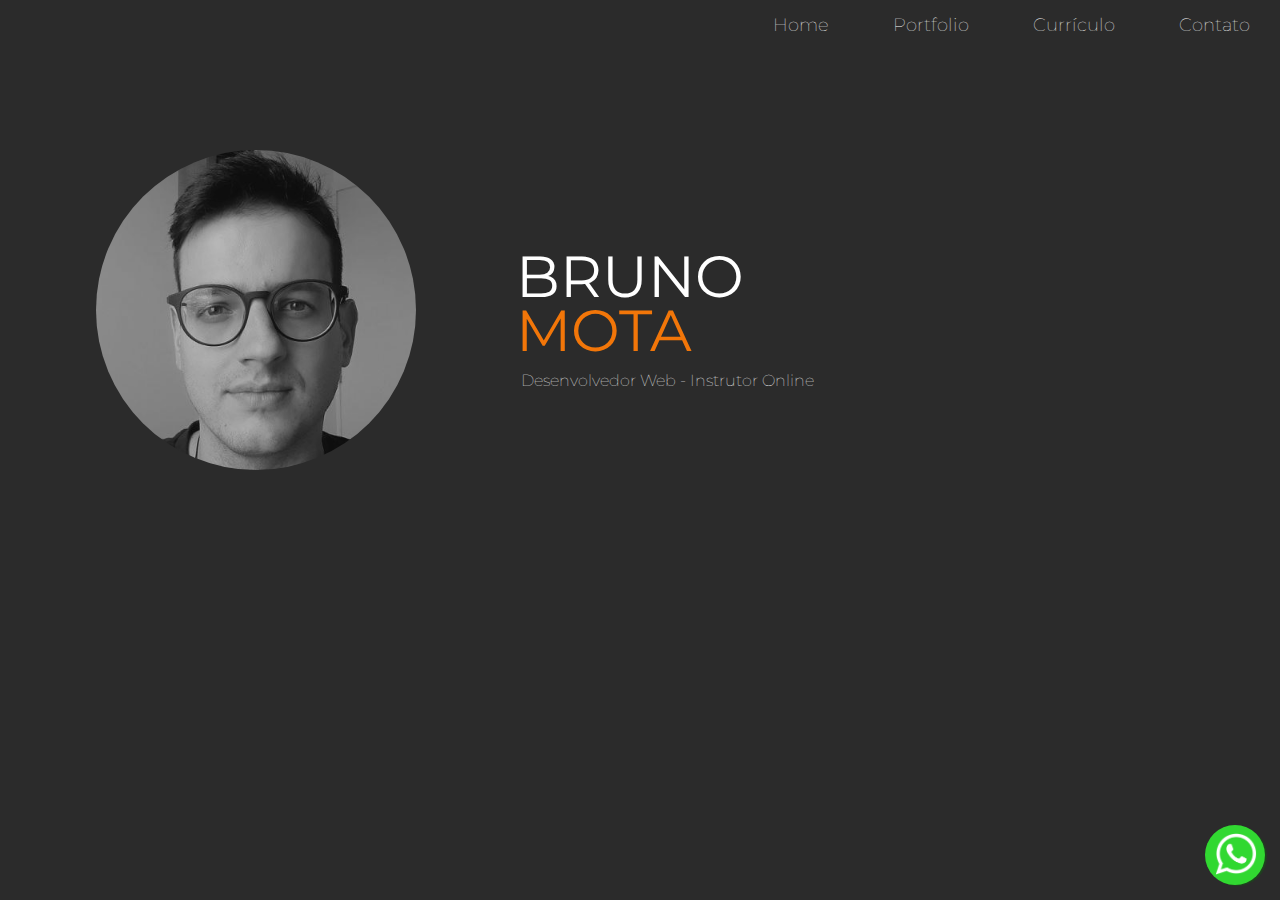
<file: docs/index.html>
<!DOCTYPE html>

<html>
  <head>
    <meta charset="utf-8" />
    <meta name="viewport" content="width=device-width, inital-scale=1.0" />

    <link rel="stylesheet" href="css/styles.css" />
    <link
      href="https://fonts.googleapis.com/css?family=Montserrat:100,400"
      rel="stylesheet"
    />
    <link rel="icon" type="image/x-icon" href="./img/favicon.ico">

    <script type="text/javascript" src="./js/scripts.js"></script>

    <title>Bruno Mota - Portfolio Online</title>
  </head>

  <body>
    <div id="navigation" class="navigation">
      <ul>
        <li><a href="index.html">Home</a></li>
        <li><a href="portfolio.html">Portfolio</a></li>
        <li><a href="curriculo.html">Currículo</a></li>
        <li><a href="contato.html">Contato</a></li>
        <li id="threeline-icon" class="threeline-icon" onclick="openNav()">
          &#9776;
        </li>
      </ul>
    </div>

    <div class="capa">
      <div class="profile-pic">
        <img src="img/bruno-profile.jpg" alt="Foto de Bruno Mota" />
      </div>

      <div class="profile-title">
        <h1>Bruno <span>Mota</span></h1>
        <h2>Desenvolvedor Web - Instrutor Online</h2>
      </div>
    </div>

    <div id="whatswidget-pre-wrapper" class="">
      <div
        id="whatswidget-widget-wrapper"
        class="whatswidget-widget-wrapper"
        style="all: revert"
      >
        <div
          id="whatswidget-conversation"
          class="whatswidget-conversation"
          style="
            color: revert;
            font: revert;
            font-feature-settings: revert;
            font-kerning: revert;
            font-optical-sizing: revert;
            font-synthesis: revert;
            font-variation-settings: revert;
            forced-color-adjust: revert;
            text-orientation: revert;
            text-rendering: revert;
            -webkit-font-smoothing: revert;
            -webkit-locale: revert;
            -webkit-text-orientation: revert;
            -webkit-writing-mode: revert;
            writing-mode: revert;
            zoom: revert;
            accent-color: revert;
            place-content: revert;
            place-items: revert;
            place-self: revert;
            alignment-baseline: revert;
            animation: revert;
            app-region: revert;
            appearance: revert;
            aspect-ratio: revert;
            backdrop-filter: revert;
            backface-visibility: revert;
            background: revert;
            background-blend-mode: revert;
            baseline-shift: revert;
            block-size: revert;
            border-block: revert;
            border: revert;
            border-radius: revert;
            border-collapse: revert;
            border-end-end-radius: revert;
            border-end-start-radius: revert;
            border-inline: revert;
            border-start-end-radius: revert;
            border-start-start-radius: revert;
            inset: revert;
            box-shadow: revert;
            box-sizing: revert;
            break-after: revert;
            break-before: revert;
            break-inside: revert;
            buffered-rendering: revert;
            caption-side: revert;
            caret-color: revert;
            clear: revert;
            clip: revert;
            clip-path: revert;
            clip-rule: revert;
            color-interpolation: revert;
            color-interpolation-filters: revert;
            color-rendering: revert;
            color-scheme: revert;
            columns: revert;
            column-fill: revert;
            gap: revert;
            column-rule: revert;
            column-span: revert;
            contain: revert;
            contain-intrinsic-block-size: revert;
            contain-intrinsic-size: revert;
            contain-intrinsic-inline-size: revert;
            content: revert;
            content-visibility: revert;
            counter-increment: revert;
            counter-reset: revert;
            counter-set: revert;
            cursor: revert;
            cx: revert;
            cy: revert;
            d: revert;
            display: none;
            dominant-baseline: revert;
            empty-cells: revert;
            fill: revert;
            fill-opacity: revert;
            fill-rule: revert;
            filter: revert;
            flex: revert;
            flex-flow: revert;
            float: revert;
            flood-color: revert;
            flood-opacity: revert;
            grid: revert;
            grid-area: revert;
            height: revert;
            hyphens: revert;
            image-orientation: revert;
            image-rendering: revert;
            inline-size: revert;
            inset-block: revert;
            inset-inline: revert;
            isolation: revert;
            letter-spacing: revert;
            lighting-color: revert;
            line-break: revert;
            list-style: revert;
            margin-block: revert;
            margin: revert;
            margin-inline: revert;
            marker: revert;
            mask: revert;
            mask-type: revert;
            max-block-size: revert;
            max-height: revert;
            max-inline-size: revert;
            max-width: revert;
            min-block-size: revert;
            min-height: revert;
            min-inline-size: revert;
            min-width: revert;
            mix-blend-mode: revert;
            object-fit: revert;
            object-position: revert;
            offset: revert;
            opacity: 0;
            order: revert;
            origin-trial-test-property: revert;
            orphans: revert;
            outline: revert;
            outline-offset: revert;
            overflow-anchor: revert;
            overflow-clip-margin: revert;
            overflow-wrap: revert;
            overflow: revert;
            overscroll-behavior-block: revert;
            overscroll-behavior-inline: revert;
            overscroll-behavior: revert;
            padding-block: revert;
            padding: revert;
            padding-inline: revert;
            page: revert;
            page-orientation: revert;
            paint-order: revert;
            perspective: revert;
            perspective-origin: revert;
            pointer-events: revert;
            position: revert;
            quotes: revert;
            r: revert;
            resize: revert;
            ruby-position: revert;
            rx: revert;
            ry: revert;
            scroll-behavior: revert;
            scroll-margin-block: revert;
            scroll-margin: revert;
            scroll-margin-inline: revert;
            scroll-padding-block: revert;
            scroll-padding: revert;
            scroll-padding-inline: revert;
            scroll-snap-align: revert;
            scroll-snap-stop: revert;
            scroll-snap-type: revert;
            scrollbar-gutter: revert;
            shape-image-threshold: revert;
            shape-margin: revert;
            shape-outside: revert;
            shape-rendering: revert;
            size: revert;
            speak: revert;
            stop-color: revert;
            stop-opacity: revert;
            stroke: revert;
            stroke-dasharray: revert;
            stroke-dashoffset: revert;
            stroke-linecap: revert;
            stroke-linejoin: revert;
            stroke-miterlimit: revert;
            stroke-opacity: revert;
            stroke-width: revert;
            tab-size: revert;
            table-layout: revert;
            text-align: revert;
            text-align-last: revert;
            text-anchor: revert;
            text-combine-upright: revert;
            text-decoration: revert;
            text-decoration-skip-ink: revert;
            text-emphasis: revert;
            text-emphasis-position: revert;
            text-indent: revert;
            text-overflow: revert;
            text-shadow: revert;
            text-size-adjust: revert;
            text-transform: revert;
            text-underline-offset: revert;
            text-underline-position: revert;
            touch-action: revert;
            transform: revert;
            transform-box: revert;
            transform-origin: revert;
            transform-style: revert;
            transition: revert;
            user-select: revert;
            vector-effect: revert;
            vertical-align: revert;
            visibility: revert;
            border-spacing: revert;
            -webkit-border-image: revert;
            -webkit-box-align: revert;
            -webkit-box-decoration-break: revert;
            -webkit-box-direction: revert;
            -webkit-box-flex: revert;
            -webkit-box-ordinal-group: revert;
            -webkit-box-orient: revert;
            -webkit-box-pack: revert;
            -webkit-box-reflect: revert;
            -webkit-highlight: revert;
            -webkit-hyphenate-character: revert;
            -webkit-line-break: revert;
            -webkit-line-clamp: revert;
            -webkit-mask-box-image: revert;
            -webkit-mask: revert;
            -webkit-mask-composite: revert;
            -webkit-perspective-origin-x: revert;
            -webkit-perspective-origin-y: revert;
            -webkit-print-color-adjust: revert;
            -webkit-rtl-ordering: revert;
            -webkit-ruby-position: revert;
            -webkit-tap-highlight-color: revert;
            -webkit-text-combine: revert;
            -webkit-text-decorations-in-effect: revert;
            -webkit-text-fill-color: revert;
            -webkit-text-security: revert;
            -webkit-text-stroke: revert;
            -webkit-transform-origin-x: revert;
            -webkit-transform-origin-y: revert;
            -webkit-transform-origin-z: revert;
            -webkit-user-drag: revert;
            -webkit-user-modify: revert;
            white-space: revert;
            widows: revert;
            width: revert;
            will-change: revert;
            word-break: revert;
            word-spacing: revert;
            x: revert;
            y: revert;
            z-index: revert;
          "
        >
          <div class="whatswidget-conversation-header" style="all: revert">
            <div
              id="whatswidget-conversation-title"
              class="whatswidget-conversation-title"
              style="all: revert"
            >
              Bruno
            </div>
          </div>
          <div
            id="whatswidget-conversation-message"
            class="whatswidget-conversation-message"
            style="all: revert"
          >
            Olá, como vai? <br />Aqui é o Bruno!<br />Em que posso ajudá-lo?
          </div>
          <div class="whatswidget-conversation-cta" style="all: revert">
            <a
              style="all: revert"
              id="whatswidget-phone-desktop"
              target="_blank"
              href="https://web.whatsapp.com/send?phone=5511934684397"
              class="whatswidget-cta whatswidget-cta-desktop"
              >Iniciar conversa</a
            >
            <a
              id="whatswidget-phone-mobile"
              target="_blank"
              href="https://wa.me/5511934684397"
              class="whatswidget-cta whatswidget-cta-mobile"
              style="all: revert"
              >Enviar Mensagem</a
            >
          </div>
          <a
            target="_blank"
            class="whatswidget-link"
            href="https://www.adamante.com.br/code/whatsapp-site/"
            title="Feito no WhatsWidget"
            style="all: revert"
            ><img
              src=" [data-uri]"
              style="all: revert"
          /></a>
        </div>
        <div class="whatswidget-button-wrapper" style="all: revert">
          <div
            class="whatswidget-button"
            id="whatswidget-button"
            style="all: revert"
          >
            <div style="margin: 0 auto; width: 38.5px; all: revert">
              <img
                class="whatswidget-icon"
                style="all: revert"
                src=" [data-uri]"
              />
            </div>
          </div>
        </div>
        <script id="whatswidget-script" type="text/javascript">
          document.getElementById("whatswidget-conversation").style.display =
            "none";
          document.getElementById("whatswidget-conversation").style.opacity =
            "0";
          var button = document.getElementById("whatswidget-button");
          button.addEventListener("click", openChat);
          var conversationMessageOuter = document.getElementById(
            "whatswidget-conversation-message-outer"
          );
          conversationMessageOuter.addEventListener("click", openChat);
          var chatOpen = !1;
          function openChat() {
            0 == chatOpen
              ? ((document.getElementById(
                  "whatswidget-conversation"
                ).style.display = "block"),
                (document.getElementById(
                  "whatswidget-conversation"
                ).style.opacity = 100),
                (chatOpen = !0),
                (document.getElementById(
                  "whatswidget-conversation-message-outer"
                ).style.display = "none"))
              : ((document.getElementById(
                  "whatswidget-conversation"
                ).style.opacity = 0),
                (document.getElementById(
                  "whatswidget-conversation"
                ).style.display = "none"),
                (chatOpen = !1));
          }
        </script>
      </div>
      <style id="whatswidget-style">
        .whatswidget-widget-wrapper {
          font-family: "Helvetica Neue", "Apple Color Emoji", Helvetica, Arial,
            sans-serif !important;
          font-size: 16px !important;
          position: fixed !important;
          bottom: 20px !important;
          right: 30px !important;
          z-index: 1001 !important;
        }
        .whatswidget-conversation {
          background-color: #e4dcd4 !important;
          background-image: url("data:image/png !important;base64,iVBORw0KGgoAAAANSUhEUgAAAGUAAABlCAYAAABUfC3PAAAACXBIWXMAAA7EAAAOxAGVKw4bAAAAhHpUWHRSYXcgcHJvZmlsZSB0eXBlIGV4aWYAAAiZdY5dDoQwCITfOcUeYQqUluOYrCbewOM7tW6MD/slwPAbZD32TT6DAojX1iMjQDw9daHomBhQFGVE+skdrVApxXfmYjpFZG/wZ9DxpiJ6bM1pXDHV1YJmV5M3BOOFfA5E/X3zp34jJ5txK0wLhZMZAAABd2lUWHRYTUw6Y29tLmFkb2JlLnhtcAABAFVURi04AFhNTDpjb20uYWRvYmUueG1wAEiJ7ZaxTsMwFEX3foVl5thJKEOsuB1aUBkKCJBaxjR5Taw2TpQYYvprDHwSv4DdVi2qyojEYE+27/U99vPy4qGuk3QFCi0gF5Ljr49PjETG8exq6k/rERRismngaXP3nG5WaZTh4aAXa6bLugSVIF2uZcs0x0lWLYCZud2mGG0tasXxfPqARlUDqE/6xPeutXgL8aCH4iZbssfxzT7CrDgulKoZpV3Xke6SVE1OgyiKqB/SMPSMw2vfpUq0J9sLG7HLGEObNqJWopLIrpNF9ao4xkZH+3DQ4pguW7K9LEmrklqFBsSnP+1KLH+xW+Vot4fZg9Cwno9FCbI1V+A48IMT9eWMapPYbZnkMBOZKs4JExB5oU6U+0aAqYHahWFqK0n3pTQ/Qw9fM9g+6K+HgziIgziIgziIg/wrSC8+NHcgTUfXmdbtG8Nkm7OA2X6LAAATK0lEQVR4nO1d25bjOI4MgKSy5/+/bR/3cf+hLJLAPoCgaFu2JaeU6dptnFNTPVlpWSJIXAIBiP7nv/9L8a98lPBv38C/ci/xt2/g/5qICGoVqAoUAAEAEQIzmBlE9PIaEQBUFaUUiAhU7VIhMEIIYP73MG0VEUHOpa+lCxEhhICUIkIILxUTRQSlVtRSoAoQAQqFFoGoIsX4r2I2iIjgcrlARMGB8fU1gYigqqhVUGpBzhmqipTS02vFWivmeQYTI8YA5gBVQc4ZJWcQgJgSeMOx+/8qtvAVtQpCDJhSujJVzAIiIJeCXApCiGB+vJ6xioCIME0JIYT2Y7tg6RcJQP+33xMzrcvfIAIBm+z0mSIi8HWMMQ7raMLMSCmZ4sT8DfB4PSNUV51QjBEiipzLsgi/JKoKVYWIQETb/SiICMy8yU6fen/tf0IIDy2K36vq8jyP7rlFXw8e6Beec1l8U4CIQFTa7RCIlpNRRaClYEoJMcbfU8xycF8IbVrTqABqLUh6HR3XWiG12oOe/LBdCarQHgGi7yo3UUQMZuqLTyIopaDUCmJGbGajnyy7QA9N3RocrTxfIhnu/VbsngR4ckJcYuCAWgrmeUZskZaIopQMEUVK8VQnX6ugVgsjq0hfPOaAEPlpfC/NjpdSUUtFYIYCkGa7pdoiKRTUwnx/xiMVw+0ecylgEYSmGP8Oj8BEbHvQi++PIYTuP0qpIJa+y7g9xFlmQUQwzxdUEcQQkG6iltu/b2Wx0xk5C6pUO2kAePA3AEFUuuJTjC/D0j3ieUhgRikFKnK1brVaNEtESCm+tGAxBAbxF2opzWQJiAkpphYin5OjdN+hauF4SggPdpD/rjaPquq70xY+xtSTNWrOlm9OmCqDMEaUz8PSvWILnlriqMil9MVXBYgJMUSE8HqTR8B2Fd2EcmfY3luRZl8Dh+4PgMUnjH+ulaJgDogxIISAaUrdnrsy/DrtYcBAM812osz0HWfGPBwmIpS2ud2bERNS2JbNAwP29RNKuBVueYZicY6OHdXaTm5THFOzxe0TpRYA2h803ChVVFFLBYAOGdnvcVNyvQoajpIOTd1ax/asW+RHAclx15sjrhBRxGYhO3ZUS0MYYo+4/KEMp1OgnQyHhkYppZpth0VzVQImLAtGbN/vDvlo+a6iY875UKfncm9+WkjY/81sre/irqxqpiWmiBBGn2C7X8TOFXNb4JXnr9UUm2JEBZliqnTTxi1i0w/FyONZCjEsqF4ngApwsDDXAowl5HVFgVo+wWSfVYuoPCiw0HbxJ6vfD/TfQwMFPcPzfEc0fwupGD/73ZNxex+H7xUvAzg845A1tR0KXPuv8e8QGCIW75dc7BT00DZ2HzD+WZMYAkQEfy4XQLXjUQtA6KdPnsIdj8RyjtpN5xJ6718rQ5dnix7btU5RSs4ZCsPPQlxC1Fdi4W28UpT/2ZPwhWA+pFbp/3/8fg8cXmFQa8/mfk9UwEQtpLdTHeM+DM6ulaGwnJDazw5VyujEU0qYprR7F4Zwb5ZG3zTKo9PivuORZTYlB6jaImzNxXzD1ZbLETOoVguBRa984BaptSKXgilNSMlUcbnMxyulVjGfcQCUMTr/6rhS04v5ptB9095v4sCQDn1sv59S6lXNRGPCPF8scHjDR1G7Fy+IHW6+HGf6LrbkgUJukIUleeiL76cml4yczWfEHRVSajXzWmpHoHfcXQ8W7G/0YGKvTohtQ+WcIc3UllJOyFP6jb2nlK6QXCBiKLVHbI5Ya0OT/QRZToLNpeuOmWFBpbdsom72xMq7QbmfZmLaDaYHZqQYkRvEZQo+I3kkQGUJQffKGLmlVidZXegGpFYR5HlGyQUqimlKmxUDGNSzRykxRtvZ8wwJEbUaavAOl8ErkhaiG0KejjZfFtUwsr5nX23Xm0n5mr5eRjNuhmiamgMuqHVbzcTvte/0jZ9JyaJDD4ktMHm/+mmKDlBloBXxDlUKM4ODQmfd5UCBJb/x3OZWIZ6IjmVg910hhJ7t51L6jt5yv9LAya15hi+iCENVdofrj655VYp/[base64]/Jln8WR4lpsqZm6FpNrwq8Em9xrNaxlt+TtK6cU3YCB3fL9Gc55SquwyC21pVv/ltjykjvuvie4LxokAJu6BwtYSsWf3peSOXluIe0/G2yurShm5V3bjtDnku0rM6r7d5zmDi9fhnUbrztihF6xEPk8V9ux+RaD8nLk4SikFl3nupWyFJb3IltnH+L5iHiol59wKSkZs2BP2mRkiCLZFNeORv03mmBlhYGsaRmTQy+1GWcwdbaZFEZkfu90Qz8RNM4Be1xGxzSCiqFIRNyp3TVYdvcPTzhapYgWrrTdtu4/6rt7yOc873Cz4Z5gZU0pWW4c2rMqSuBGF9u4BwMzR3g2EHdiVVAvNY0O0uRXtrOwA6DejuYc+ZYHL33OCxAxuJnDrKUsxImdrGXAY3E2nK6xd3QDKm+SyNDI6h31BpZ0+YKs3IrLfVNGrT4hqD1i+I6tKuc2IA+/nfzERZMdJscWPPVGc53zlNB9FNYYWL70fcYo9JN8qZi6xmZ7bGZE1I88zKoeOSDDTOY6e2ZpeHGy7JbZtEV/EWuvmaIiZzH9ooxCZVRmoQHZCXMkejHSFhIi4E4NyHlgYytWv79MSXGkkD4eUFIoQToq+Op7DDCjuTMXWGydiiJRd0VBsDMe5Ib+llMYsdJIdNWhEG2ulgsn8zgjPbBH3Q1KlF622SggBX19fKNWIHSDCV5gO4Sk/9Ck9kXvz+u7szTnv80nMjGmawMESRFGBFK88GhRjXQXUggDrQNtTa3f6qqoipvdI38yMRNRP7jsV0DU5lfnkkY02mtGenegPLC0R9VYCL5laKLtQlNZkjf7q/DEvbgUO3+rrPCKDv5XT6WgeNYnqbqDNI68tNnoMJrRFQeqNRypX/+2csKkFEp/WaHv6SeHG3VWRU/omR/ShE/+GiI/YilnEjBQWpr7f39G7/Ag5XSnWs/FeJXKUkfp6a4K64zMkHiF4FY+aUq75Y58sqvpT5qtsBiddeW6C4H6gK8R5xctpMH7wcgrOaqM7W6SVw8939L0O7rXwdVL2NRncsCUdzJJTOv1PbAnt7c7/2xTh4vDSPB9MxlsTIiDEgFoq/lwuHS8CMDSfujNui0+t9aEt/lKnuK9Z/KYSPLQ+YnxKzhm5FMQYfkIphBStz8+agYwA4Zn5YqZwZfe50UK38pDfkR4MvKHYI8enjF0KMfyAUoCFYF0777a1RQz9Itwy+Z/a+R6ledi9R3wRjxyf4ozLWg8meD//Ulo91r9hhqwreUYp1YbbTNMuxYxjP44Yn7Jcx9pAfrSX6RMiIkehnbL0DrzicM+R41PGiPFDG8xeyzudVEtDU4aKVVQXoHPHdy/fvP4L38ALY4x/r1IsxG7U0fjaH6kqSq1Gi+0Th7ZBOLfCRCg4b3zKX6wUZ+YLKBucY+H2/[base64]/012Vylf3sOc6W4iOq+ZrzHb34Exj24JjQgabhEbwK6szFr8rfj0FUEsFEyFMAYGuH895v2/HrAfIFqLjnVL8Q5d57vWQEKwf/lnHr8Jmosx5Rh3IDD5fJefcbua9hO2VhBDwRYQLZsu2c8Y0TVe/00eAQFo/5c/PnnSiY0oRCuqY17j575TipkdbxiqqkDyjlIUFeHvcnObjxayUkrFSBjzL297OFCJCDAE5l17Xv/1Op5jO84xpmjZ1fB0tr4iOd45+UYhNqvPopndTqSKp9pCvwxatgSfFtMo8N9R3/5SHvcJsTJeRu9g5xrBBOzGaKc3FwuSfnNa6heh4t00sfCTEFDqPammjzp0nBaAjv/NlBgiYUnriyKmPy3iHRLFVrPkIg2PX3tpNWJDpmGKHW76+vt+3uFW2EB3vzZdazB/4OsxzhJfbMBv3Od4xM02T1U0ePJihDk0VJzZNuX32KXhzzpDWNkFE0Fyag/X5LNa+103uyTX8LUTHVUc/subHi40Fq8s8tz5Ea3fbVNTZ2mL1pkiDU6wVG9aUqrL0Q4IgLH34Zy9TazUWZ0o/MkL+FdHx3ssN5JA18UlDc26Zc+BDc493xfojWw8km0+ppSJN6Y6SuuRRBUpGGPTZxp8wQv6t0MPqCYbOprh3UtH70yieiS+0BR8VBMY0pVUUwW14jHGYi2wn7BNkt1KW5ktFCnFfG5kuielaE1K3t+/WzIfClc8efmRSe04QQ29f+BRe2L1Smt1/FLr6NFSLGvaFkgrt8+mNQnSjlMZm3DtWY6El1X4C9uBsa1Sl35Q7pRAaU/7BaAznb1kSuf1BeudTq/6N0A3B/KxW7TnSP/987VMM0IZOR6tlfNAi75V7pTAB8qQjuo3NmDgtIe4G6bUOYpthf1WMsuOpqhYxiTz8/jUhspaIOMyZ/GR5RW26U0pgRtXaEdbbi0nPjNeZjg9vpBHWUkp9J6/dVBWB5v3BgJmgXR/5FdlCbbp6DGr8KzwYjeEDa/bOiF9uBC9fFtaBuQ/f7e+IU5v+/Ln0PG9N7vZWaCdgrYG0sxl3LlhpmFncEj57gLHrGz5fRmpTldoZoWtypxRrHzAIoLMZm+yd5qCKzoqk1vv+ygGb4hVHvhzgSBmJ6Hs+s4fatKqUwDZBuw7vK/Rb2GPpVWVAYl8PVO5vdmgwzyeKESVspOKW6UfvUJsetmwvdYnacSP0dzJsuPlG7a+lIA1zd5/efBvQeXRl8kj5CWrTQ6WEEHvNgdoojj6O/EUDkKrasM1+A69N0agU/oXC01b5CWrTwz56Nze1VpSceynYmoDW2+X85mzkko10jfF1Zt1HlUubH/nLrwh8Jj9BbXr4r0RtsihTf6eUAn1y3W10NhbC5mxFr9QG3bykkzYn6Pb2t7LxrU7cqU0xxY6ATG2M/IhyxNh+r5WgdeM8/KfDDRYGeUbOdgx9IEwptdcpxqqkansTRCOlvVLIPM+dof5bNXPAp7kakjAClGtyNrXp6Qr4aQEBZVh08/QVpdjggVKWofw2ASI+PSF+qkqtKE3ZaXqtxLXrOGj6rrmz10QZdO+lwFIVUaQ/xyM5i9r0clv6vC0CIZfcXwDGiA1+lx4aRjT4hKl39o7ii+hvnfYy7SuY/VZUtTeqemvbO0N9AHsnpJvm0HZxlTZFHEAI09PPn0Ft2mQrun8hYFbY1J/A/dj6q/RqrfhzMXT5tqFmrKP41B9/u8JemN59kDTmpYi9J3La2ZEFtCl3VfCf//wzNMgG/PlzsRetPddJX58jqU2bDbjTiYxUwcu4vhA7QlvqQnZ2XGfJbKgPuYkprCpui3jsT0RI0zQMT5A2b2v79TpCQUvPIYA+37iz6Ddc70hq02aluMmw92qFvgALedocZG0EPq+duBChdfsuRax3RUXAYRl0owBKXt4FuVXHnZYLtAKZ3agDr0TbpxIdSW3aFeqISI/FFzhk8QPvNuHsFaM26QIBtfI00/5OAaf7lBYBElF7PyTtenPQkdSmzUrxNmvwEkMQ/XwZ1UP1ec4o5dLeGFTBIfSR63skhICvaTL0tr2s03hsafMGO5ratEkpyxACvRrcfEQvxl7xHCElbaaBwJE3wzmPrgcspQkDZcMmUPQMatPuTI2w2OHfEm9Aiuovd/7e5rjl9+6RM6hN+5XSaZa/i039xildkzOoTXHvGEEMi3E2g/7T5SxqE/[base64]/i0+xTqdDSK6/LlAxd5zzB90/6qK6DyvLTvEWuwKSmkz4tvrvz9hd20VbyF3vxFC+Cjin5UBWn/8M3GsRtHajBuUICrg8LvMk2WCg/Zi17PE8tPaHkZx6xOf9Sr25KhaxayPsQVdzQX+LXF4fJ5zhzpSirvfDvEJcplnKyeHgP8FbJ3FbCth4+oAAAAASUVORK5CYII=") !important;
          background-repeat: repeat !important;
          box-shadow: rgba(0, 0, 0, 0.16) 0px 5px 40px !important;
          width: 250px !important;
          height: 300px !important;
          border-radius: 10px !important;
          transition-duration: 0.5s !important;
          margin-bottom: 80px !important;
        }
        .whatswidget-conversation-header {
          background-color: white !important;
          padding: 10px !important;
          padding-left: 25px !important;
          box-shadow: 0px 1px #00000029 !important;
          font-weight: 600 !important;
          border-top-left-radius: 10px !important;
          border-top-right-radius: 10px !important;
        }
        .whatswidget-conversation-message {
          line-height: 1.2em !important;
          background-color: white !important;
          padding: 10px !important;
          margin: 10px !important;
          margin-left: 15px !important;
          border-radius: 5px !important;
        }
        .whatswidget-conversation-message-outer {
          background-color: #fff !important;
          padding: 10px !important;
          margin: 10px !important;
          margin-left: 0px !important;
          border-radius: 5px !important;
          box-shadow: rgba(0, 0, 0, 0.342) 0px 2.5px 10px !important;
          cursor: pointer !important;
          animation: nudge 2s linear infinite !important;
          margin-bottom: 70px !important;
        }
        .whatswidget-text-header-outer {
          font-weight: bold !important;
          font-size: 90% !important;
        }
        .whatswidget-text-message-outer {
          font-size: 90% !important;
        }
        .whatswidget-conversation-cta {
          border-radius: 25px !important;
          width: 175px !important;
          font-size: 110% !important;
          padding: 10px !important;
          margin: 0 auto !important;
          text-align: center !important;
          background-color: #23b123 !important;
          color: white !important;
          font-weight: bold !important;
          box-shadow: rgba(0, 0, 0, 0.16) 0px 2.5px 10px !important;
          transition: 1s !important;
          position: absolute !important;
          top: 62% !important;
          left: 10% !important;
        }
        .whatswidget-conversation-cta:hover {
          transform: scale(1.1) !important;
          filter: brightness(1.3) !important;
        }
        .whatswidget-cta {
          text-decoration: none !important;
          color: white !important;
        }
        .whatswidget-cta-desktop {
          display: none !important;
        }
        .whatswidget-cta-mobile {
          display: inherit !important;
        }
        @media (min-width: 48em) {
          .whatswidget-cta-desktop {
            display: inherit !important;
          }
          .whatswidget-cta-mobile {
            display: none !important;
          }
        }
        .whatswidget-button-wrapper {
          position: fixed !important;
          bottom: 15px !important;
          right: 15px !important;
        }
        .whatswidget-button {
          position: relative !important;
          right: 0px !important;
          background-color: #31d831 !important;
          border-radius: 100% !important;
          width: 60px !important;
          height: 60px !important;
          box-shadow: 2px 1px #0d630d63 !important;
          transition: 1s !important;
        }
        .whatswidget-icon {
          width: 42px !important;
          height: 42px !important;
          position: absolute !important;
          bottom: 10px !important;
          left: 10px !important;
        }
        .whatswidget-button:hover {
          filter: brightness(115%) !important;
          transform: rotate(15deg) scale(1.15) !important;
          cursor: pointer !important;
        }
        @keyframes nudge {
          20%,
          100% {
            transform: translate(0, 0);
          }
          0% {
            transform: translate(0, 5px);
            transform: rotate(2deg);
          }
          10% {
            transform: translate(0, -5px);
            transform: rotate(-2deg);
          }
        }
        .whatswidget-link {
          position: absolute !important;
          bottom: 90px !important;
          right: 5px !important;
          opacity: 0.5 !important;
        }
      </style>
    </div>
  </body>
</html>
</file>
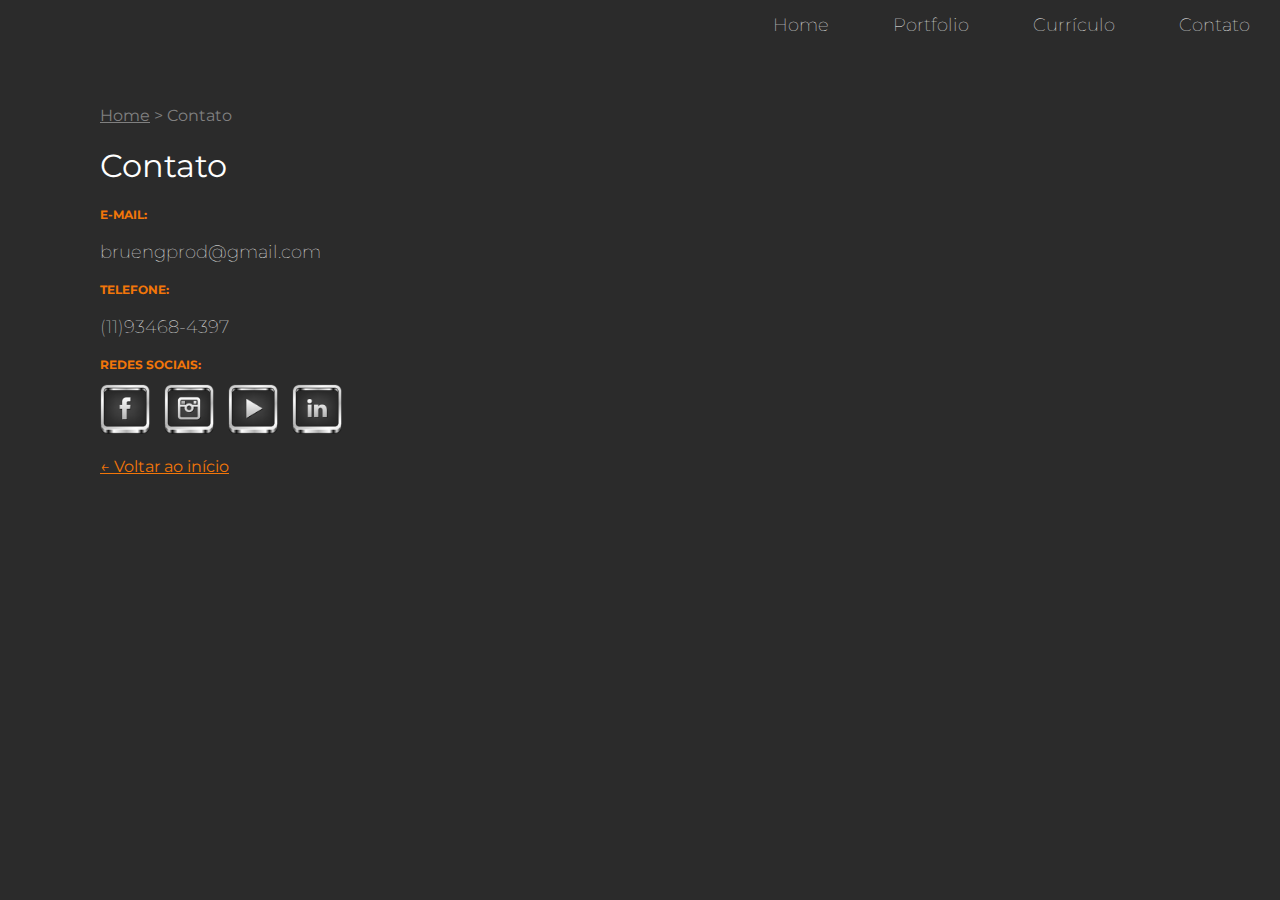
<file: docs/contato.html>
<!DOCTYPE html>

<html>
	<head>
		<meta charset="utf-8">
		<meta name="viewport" content="width=device-width, inital-scale=1.0">
		
		<link rel="stylesheet" href="css/styles.css">
		<link href="https://fonts.googleapis.com/css?family=Montserrat:100,400" rel="stylesheet">
		<link rel="icon" type="image/x-icon" href="./img/favicon.ico">
		
		<script type="text/javascript" src="./js/scripts.js"></script>

		<title>Contato - Bruno Mota</title>
	</head>

	<body>
		<div id="navigation" class="navigation">
			<ul>
				<li><a href="index.html">Home</a></li>
				<li><a href="portfolio.html">Portfolio</a></li>
				<li><a href="curriculo.html">Currículo</a></li>
				<li><a href="contato.html">Contato</a></li>
				<li id="threeline-icon" class="threeline-icon" onclick="openNav()">&#9776;</li>
			</ul>
		</div>

		<div class="main">				
			<ul class="caminho">
				<li><a href="index.html">Home</a></li>
				<li>></li>
				<li>Contato</li>
			</ul>

			<h1>Contato</h1>			

			<h3>E-mail:</h3>
			<p>bruengprod@gmail.com</p>

			<h3>Telefone:</h3>
			<p>(11)93468-4397</p>

			<h3>Redes Sociais:</h3>
			<a href="#" target="_blank"><img class="social-img" src="./img/facebook.png" alt="Link para o facebook"></a>
			<a href="#" target="_blank"><img class="social-img" src="./img/instagram.png" alt="Link para o instagram"></a>
			<a href="#" target="_blank"><img class="social-img" src="./img/youtube.png" alt="Link para o youtube"></a>
			<a href="#" target="_blank"><img class="social-img" src="./img/linkedIn.png" alt="Link para o linkedin"></a>
			
			<br><br>

			<a class="back-link" href="index.html">&larr; Voltar ao início<a>
		</div>		
	</body>
</html>
</file>
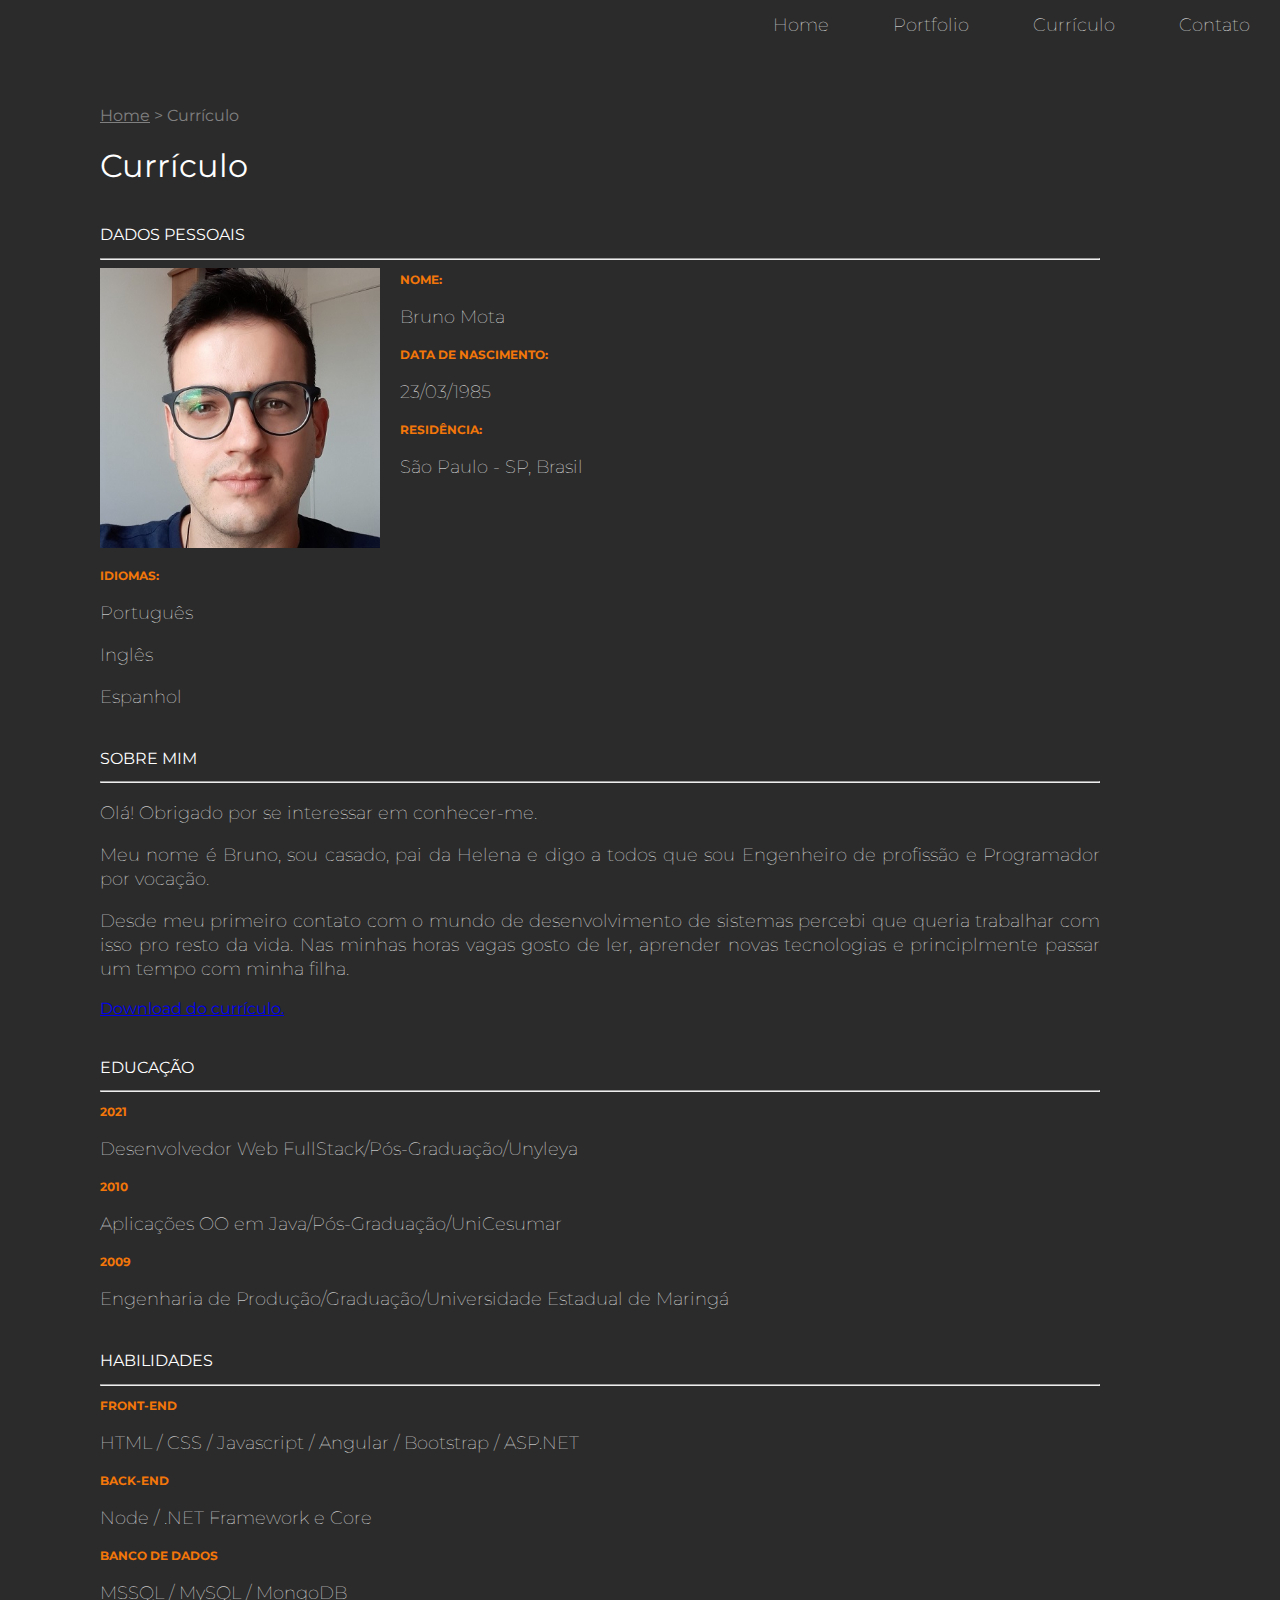
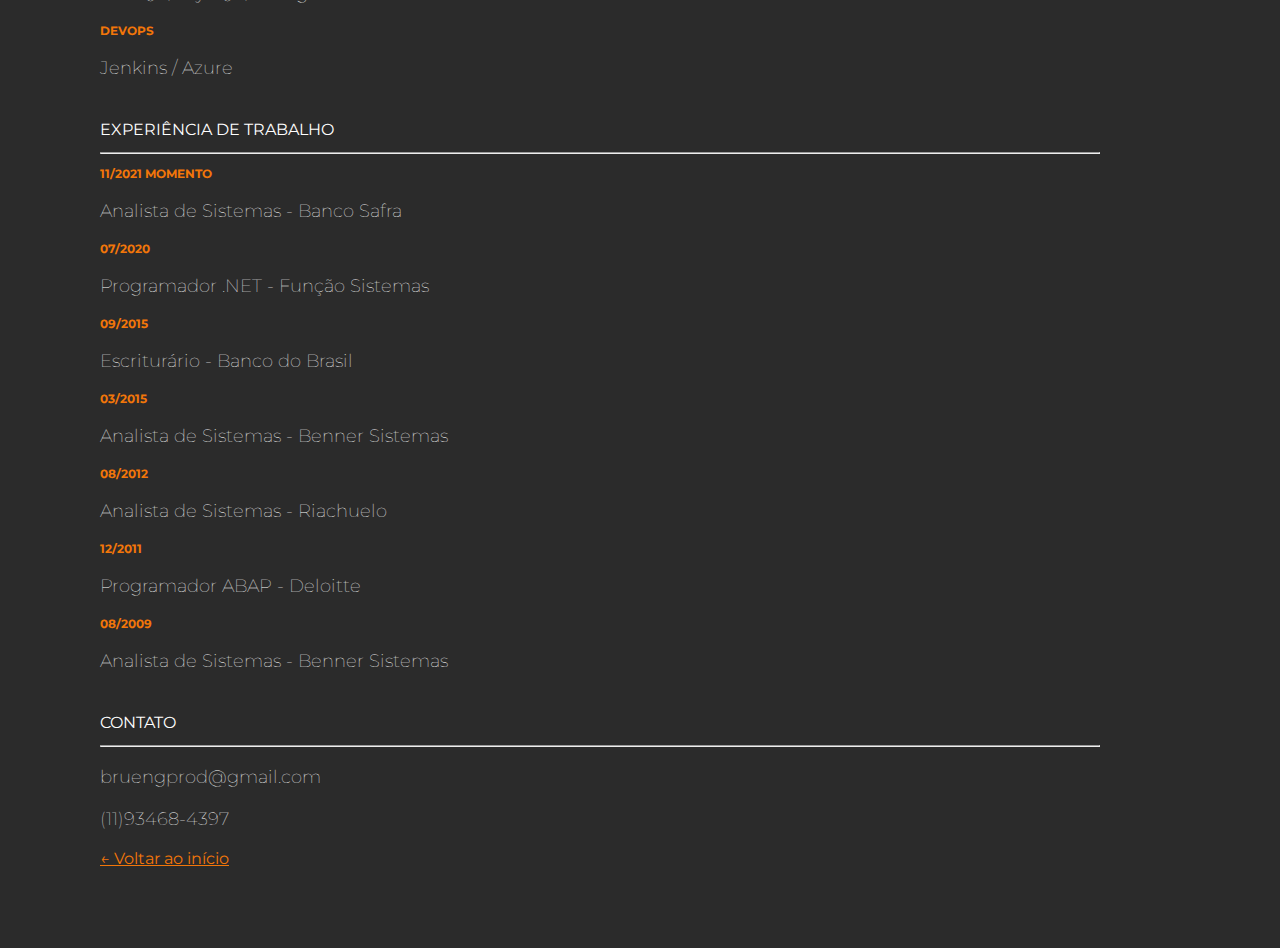
<file: docs/curriculo.html>
<!DOCTYPE html>

<html>
	<head>
		<meta charset="utf-8">
		<meta name="viewport" content="width=device-width, inital-scale=1.0">
		
		<link rel="stylesheet" href="css/styles.css">
		<link href="https://fonts.googleapis.com/css?family=Montserrat:100,400" rel="stylesheet">
		<link rel="icon" type="image/x-icon" href="./img/favicon.ico">
		
		<script type="text/javascript" src="./js/scripts.js"></script>

		<title>Currículo - Bruno Mota</title>
	</head>

	<body>		
		<div id="navigation" class="navigation">
			<ul>
				<li><a href="index.html">Home</a></li>
				<li><a href="portfolio.html">Portfolio</a></li>
				<li><a href="curriculo.html">Currículo</a></li>
				<li><a href="contato.html">Contato</a></li>
				<li id="threeline-icon" class="threeline-icon" onclick="openNav()">&#9776;</li>
			</ul>
		</div>

		<div class="main">			
			<ul class="caminho">
				<li><a href="index.html">Home</a></li>
				<li>></li>
				<li>Currículo</li>
			</ul>

			<h1>Currículo</h1>
			<h2>Dados Pessoais</h2>
			<hr>
			<img class="cv-pic" src="img/bruno.jpg" alt="Foto de Bruno Mota" />
			<h3>Nome:</h3>
			<p>Bruno Mota</p>
			
			<h3>Data de Nascimento:</h3>
			<p>23/03/1985</p>
			
			<h3>Residência:</h3>
			<p>São Paulo - SP, Brasil</p>
			
			<h3 style="clear: left;">Idiomas:</h3>
			<p>Português</p>
			<p>Inglês</p>
			<p>Espanhol</p>
			
			<h2>Sobre Mim</h2>
			<hr>
			<p>Olá! Obrigado por se interessar em conhecer-me.</p>
			<p>Meu nome é Bruno, sou casado, pai da Helena e digo a todos que sou Engenheiro de profissão e 
				Programador por vocação. </p>
			<p>Desde meu primeiro contato com o mundo de desenvolvimento de sistemas percebi que queria 
				trabalhar com isso pro resto da vida. Nas minhas horas vagas gosto de ler, aprender novas 
				tecnologias e principlmente passar um tempo com minha filha.</p>
			<a href="./Curriculo 10_2021.pdf" target="_blank">Download do currículo.</a>

			<h2>Educação</h2>
			<hr>
			<h3>2021</h3>
			<p>Desenvolvedor Web FullStack/Pós-Graduação/Unyleya</p>

			<h3>2010</h3>
			<p>Aplicações OO em Java/Pós-Graduação/UniCesumar</p>	
			
			<h3>2009</h3>
			<p>Engenharia de Produção/Graduação/Universidade Estadual de Maringá</p>				
			
			<h2>Habilidades</h2>
			<hr>				
			<h3>Front-end</h3>
			<p>HTML / CSS / Javascript / Angular / Bootstrap / ASP.NET</p>
			
			<h3>Back-end</h3>
			<p>Node / .NET Framework e Core</p>
			
			<h3>Banco de Dados</h3>
			<p>MSSQL / MySQL / MongoDB</p>
			
			<h3>Devops</h3>
			<p>Jenkins / Azure</p>			
			
			<h2>Experiência de Trabalho</h2>
			<hr>
			<h3>11/2021 momento</h3>
			<p>Analista de Sistemas - Banco Safra</p>
			
			<h3>07/2020</h3>
			<p>Programador .NET - Função Sistemas</p>
			
			<h3>09/2015</h3>
			<p>Escriturário - Banco do Brasil</p>	
			
			<h3>03/2015</h3>
			<p>Analista de Sistemas - Benner Sistemas</p>	

			<h3>08/2012</h3>
			<p>Analista de Sistemas - Riachuelo</p>	

			<h3>12/2011</h3>
			<p>Programador ABAP - Deloitte</p>

			<h3>08/2009</h3>
			<p>Analista de Sistemas - Benner Sistemas</p>
			
			<h2>Contato</h2>
			<hr>
			<p>bruengprod@gmail.com</p>
			<p>(11)93468-4397</p>

			<a class="back-link" href="index.html">&larr; Voltar ao início<a>
		</div>
	</body>
</html>
</file>
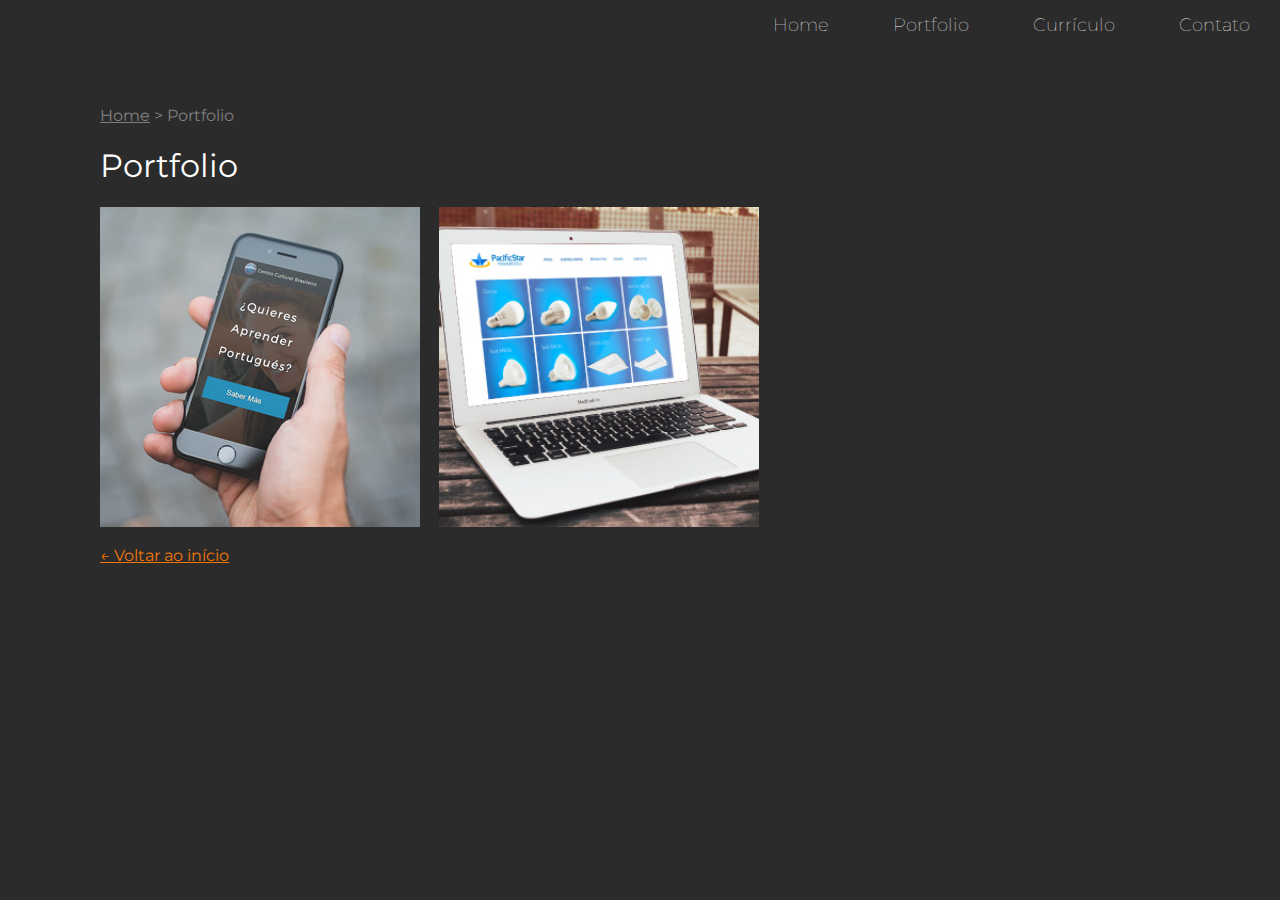
<file: docs/portfolio.html>
<!DOCTYPE html>

<html>
	<head>
		<meta charset="utf-8">
		<meta name="viewport" content="width=device-width, inital-scale=1.0">
		
		<link rel="stylesheet" href="css/styles.css">
		<link href="https://fonts.googleapis.com/css?family=Montserrat:100,400" rel="stylesheet">
		<link rel="icon" type="image/x-icon" href="./img/favicon.ico">
		
		<script type="text/javascript" src="./js/scripts.js"></script>

		<title>Portfolio - Bruno Mota</title>
	</head>

	<body>	
		<div id="navigation" class="navigation">
			<ul>
				<li><a href="index.html">Home</a></li>
				<li><a href="portfolio.html">Portfolio</a></li>
				<li><a href="curriculo.html">Currículo</a></li>
				<li><a href="contato.html">Contato</a></li>
				<li id="threeline-icon" class="threeline-icon" onclick="openNav()">&#9776;</li>
			</ul>
		</div>
						  
		<div class="main">				
			<ul class="caminho">
				<li><a href="index.html">Home</a></li>
				<li>></li>
				<li>Portfolio</li>
			</ul>

			<h1>Portfolio</h1>
			
			<div style="background-image: url('./img/ccb.jpg');" class="miniatura">
				<a href="webdesign-ccb.html">
					<div class="blackbox">
						<div class="blackbox-text">
							<h1>Centro Cultural Brasileiro</h1>
							<h2>Web Design</h2>
						</div>
					</div>
				</a>
			</div>	

			<div style="background-image: url('./img/site-psp.jpg');" class="miniatura">
				<a href="webdesign-psp.html">
					<div class="blackbox">
						<div class="blackbox-text">
							<h1>Pacific Star</h1>
							<h2>Web Design / Design Gráfico</h2>
						</div>
					</div>
				</a>
			</div>
			
			<br>
			
			<a class="back-link" href="index.html">&larr; Voltar ao início<a>
		</div>	
	</body>
</html>
</file>
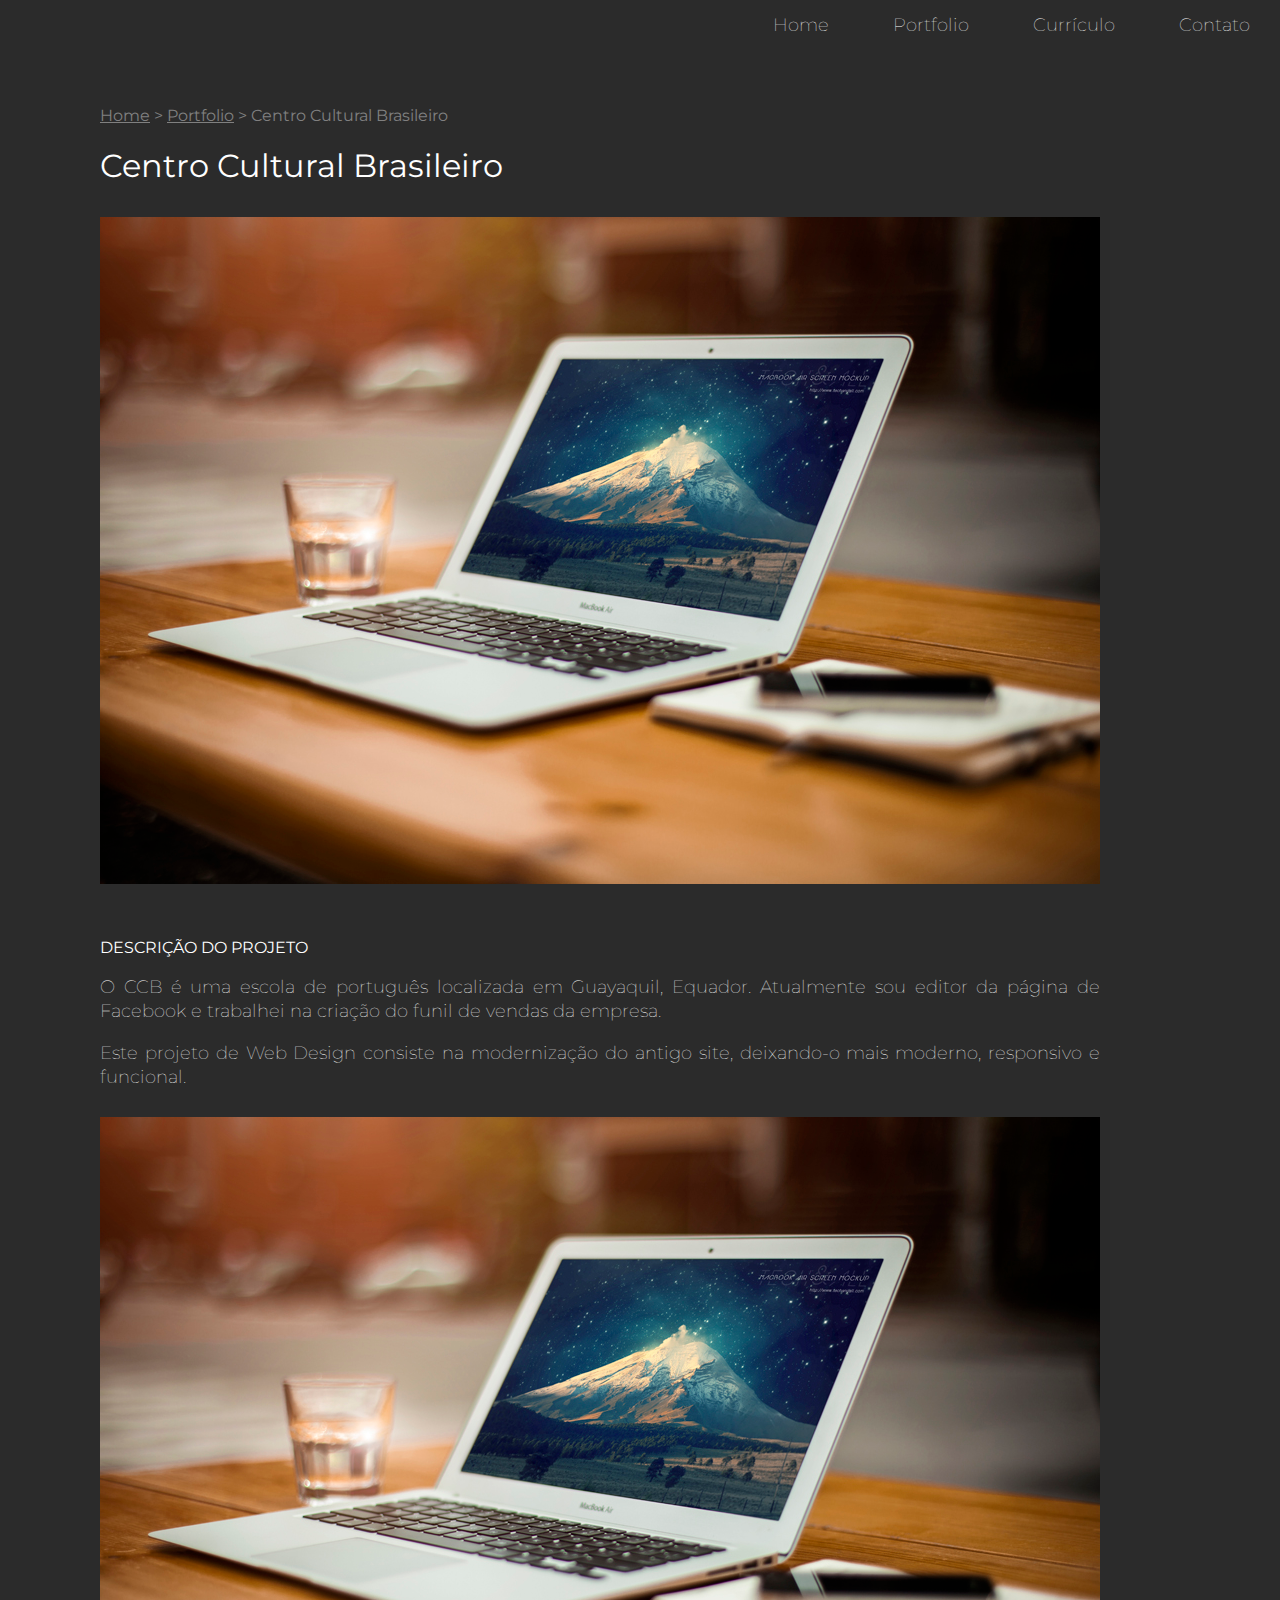
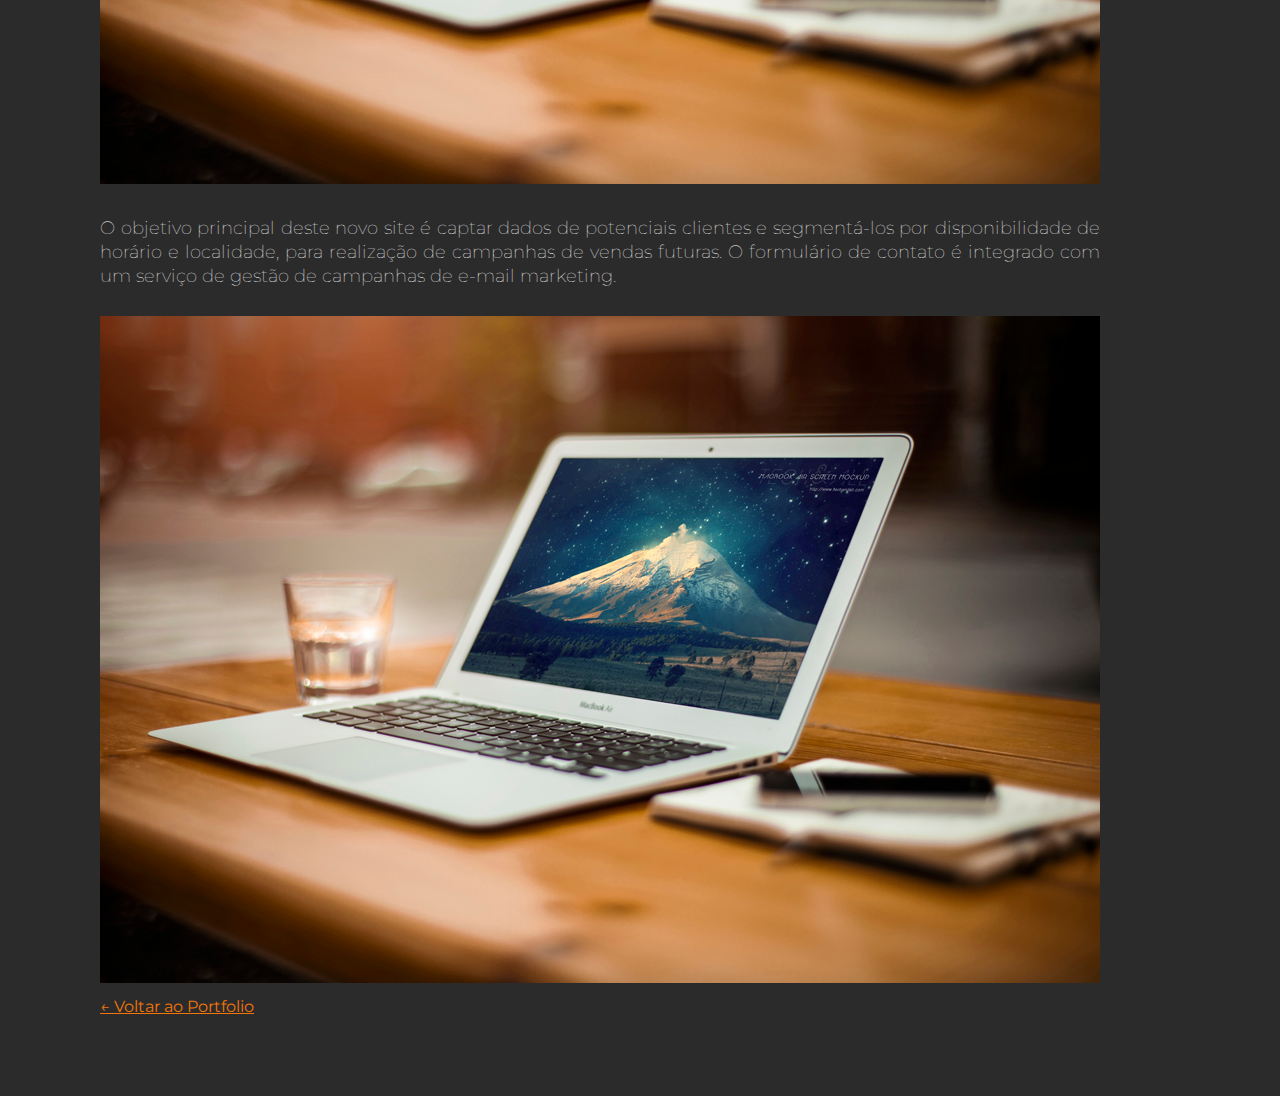
<file: docs/webdesign-ccb.html>
<!DOCTYPE html>

<html>
	<head>
		<meta charset="utf-8">
		<meta name="viewport" content="width=device-width, inital-scale=1.0">
		
		<link rel="stylesheet" href="css/styles.css">
		<link href="https://fonts.googleapis.com/css?family=Montserrat:100,400" rel="stylesheet">
		<link rel="icon" type="image/x-icon" href="./img/favicon.ico">
		
		<script type="text/javascript" src="./js/scripts.js"></script>

		<title>Trabalhos Webdesign - Centro Cultural Brasileiro</title>
	</head>

	<body>	
		<div id="navigation" class="navigation">
			<ul>
				<li><a href="index.html">Home</a></li>
				<li><a href="portfolio.html">Portfolio</a></li>
				<li><a href="curriculo.html">Currículo</a></li>
				<li><a href="contato.html">Contato</a></li>
				<li id="threeline-icon" class="threeline-icon" onclick="openNav()">&#9776;</li>
			</ul>
		</div>
						  
		<div class="main">				
			<ul class="caminho">
				<li><a href="index.html">Home</a></li>
				<li>></li>
				<li><a href="portfolio.html">Portfolio</a></li>
				<li>></li>
				<li>Centro Cultural Brasileiro</li>
			</ul>

			<h1>Centro Cultural Brasileiro</h1>			
			<img class="foto-trabalhos" src="img/trabalhos/ccb1.jpg" alt="Site CCB">
			<h2>Descrição do projeto</h2>
			<p>O CCB é uma escola de português localizada em Guayaquil, Equador. Atualmente sou editor
				da página de Facebook e trabalhei na criação do funil de vendas da empresa.</p>
			<p>Este projeto de Web Design consiste na modernização do antigo site, deixando-o mais moderno, responsivo
				e funcional.</p>

			<img class="foto-trabalhos" src="img/trabalhos/ccb1.jpg" alt="Site CCB">
			<p>O objetivo principal deste novo site é captar dados de potenciais clientes e segmentá-los
				por disponibilidade de horário e localidade, para realização de campanhas de vendas futuras.
				O formulário de contato é integrado com um serviço de gestão de campanhas de e-mail marketing.
			</p>

			<img class="foto-trabalhos" src="img/trabalhos/ccb1.jpg" alt="Site CCB">
			
			<br>

			<a class="back-link" href="portfolio.html">&larr; Voltar ao Portfolio<a>
		</div>	
	</body>
</html>
</file>
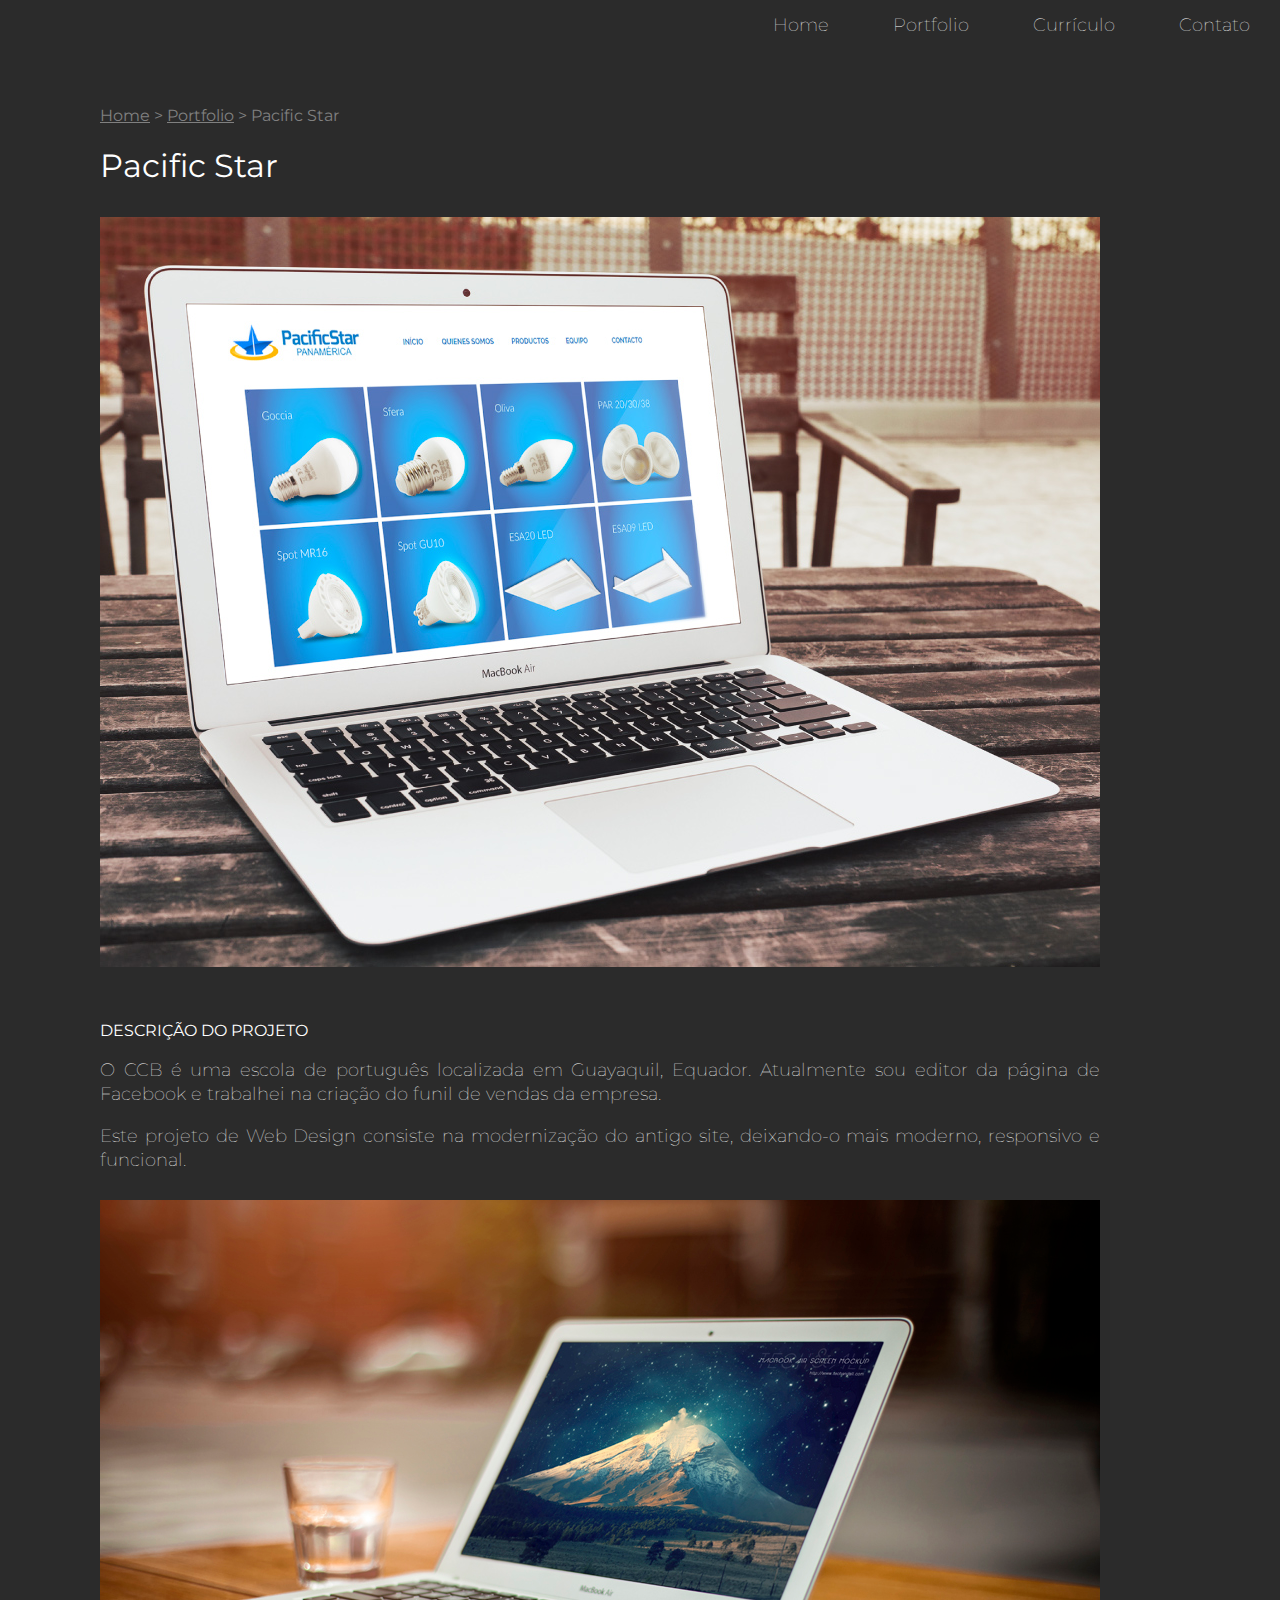
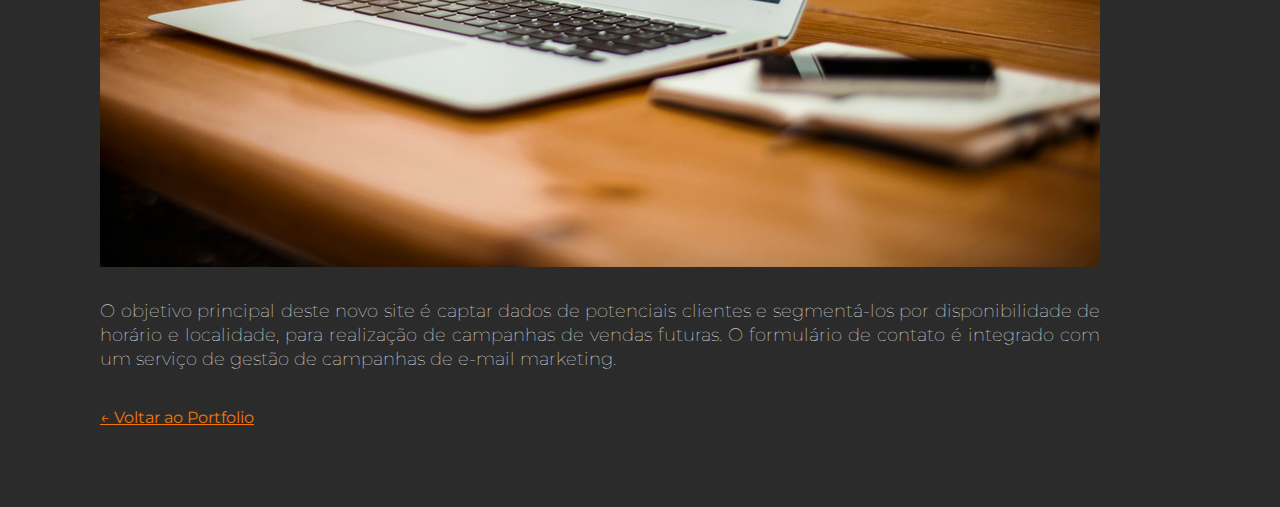
<file: docs/webdesign-psp.html>
<!DOCTYPE html>

<html>
	<head>
		<meta charset="utf-8">
		<meta name="viewport" content="width=device-width, inital-scale=1.0">
		
		<link rel="stylesheet" href="css/styles.css">
		<link href="https://fonts.googleapis.com/css?family=Montserrat:100,400" rel="stylesheet">
		<link rel="icon" type="image/x-icon" href="./img/favicon.ico">
		
		<script type="text/javascript" src="./js/scripts.js"></script>

		<title>Trabalhos Webdesign - Pacific Star</title>
	</head>

	<body>	
		<div id="navigation" class="navigation">
			<ul>
				<li><a href="index.html">Home</a></li>
				<li><a href="portfolio.html">Portfolio</a></li>
				<li><a href="curriculo.html">Currículo</a></li>
				<li><a href="contato.html">Contato</a></li>
				<li id="threeline-icon" class="threeline-icon" onclick="openNav()">&#9776;</li>
			</ul>
		</div>
						  
		<div class="main">				
			<ul class="caminho">
				<li><a href="index.html">Home</a></li>
				<li>></li>
				<li><a href="portfolio.html">Portfolio</a></li>
				<li>></li>
				<li>Pacific Star</li>
			</ul>

			<h1>Pacific Star</h1>			
			<img class="foto-trabalhos" src="img/trabalhos/psp1.jpg" alt="Site CCB">
			<h2>Descrição do projeto</h2>
			<p>O CCB é uma escola de português localizada em Guayaquil, Equador. Atualmente sou editor
				da página de Facebook e trabalhei na criação do funil de vendas da empresa.</p>
			<p>Este projeto de Web Design consiste na modernização do antigo site, deixando-o mais moderno, responsivo
				e funcional.</p>

			<img class="foto-trabalhos" src="img/trabalhos/ccb1.jpg" alt="Site CCB">
			<p>O objetivo principal deste novo site é captar dados de potenciais clientes e segmentá-los
				por disponibilidade de horário e localidade, para realização de campanhas de vendas futuras.
				O formulário de contato é integrado com um serviço de gestão de campanhas de e-mail marketing.
			</p>
			
			<br>
			
			<a class="back-link" href="portfolio.html">&larr; Voltar ao Portfolio<a>
		</div>	
	</body>
</html>
</file>
<file: docs/css/styles.css>
html,body {
    margin: 0;
    padding: 0;
}

body {
    background-color: #2b2b2b;
    font-family: 'Montserrat', sans-serif;
}

.navigation {
    background-color: #2b2b2b;
    color: white;
    height: 50px;
    animation-name: navegacao;
    animation-duration: 4s;
}

.navigation ul {
    margin-top: 0;
    list-style: none;
    padding-left: 0;
    text-align: right;
    height: 50px;
}

.navigation li {
    display: inline-block;
    padding-left: 30px;
    padding-right: 30px;
    line-height: 50px;
    font-size: 18px;
    font-weight: 100;
}

.navigation a {
    color: white;
    text-decoration: none;
}

.navigation a:hover {
    color: #f27609;
}

.navigation li.threeline-icon {
    display: none;
}

.navigation li.threeline-icon:hover {
    color: #f27609;
    cursor: pointer;
}

.capa {
    color: white;
    vertical-align: top;
    padding-bottom: 20px;
}

.capa span {
    color: #f27609;
    display: block;
}

.capa div {
    display: inline-block;
    height: 500px;
}

.profile-pic {
    width: 40%;
    text-align: center;
    animation-name: profile-capa;
    animation-duration: 2s;
}

.profile-pic img {
    width: 320px;
    border-radius: 320px;
    margin-top: 100px;
    opacity: 0.7;
}

.profile-title {
    vertical-align: top;
    width: 59%;
    animation-name: titulo-capa;
    animation-duration: 2s;
}

.profile-title h1 {
    text-transform: uppercase;
    font-size: 58px;
    margin-top: 200px;
    font-weight: 400;
    line-height: 54px;
}

.profile-title h2 {
    font-size: 16px;
    font-weight: 100;
    margin-top: -26px;
    padding: 5px;
    line-height: 10px;
}

.main {
    padding: 40px 180px 80px 100px;
    animation-name: conteudo;
    animation-duration: 2s;
}

.cv-pic {
    float: left;
    width: 280px;
    margin-right: 20px;
    margin-bottom: 20px;
}

.main h1 {
    color: white;
    font-weight: normal;
}

.main h2 {
    color: white;
    font-size: 16px;
    text-transform: uppercase;
    font-weight: normal;
    margin-top: 40px;
}

.main h3 {
    color: #f27609;
    font-size: 12px;
    text-transform: uppercase;
}

.main p {
    color: white;
    font-size: 18px;
    font-weight: 100;
    line-height: 24px;
    text-align: justify;
}

.caminho {
    list-style: none;
    padding-left: 0;
    color: grey;
}

.caminho li {
    display: inline-block;
}

.caminho a {
    color: grey;
}

.social-img {
    width: 50px;
    margin-right: 10px;
}

.miniatura {
    width: 320px;
    height: 320px;
    display: inline-block;
    margin-right: 15px;
    margin-bottom: 15px;
    background-size: contain;
    overflow: hidden;
}

.miniatura a {
    text-decoration: none;
}

.blackbox {
    width: 100%;
    height: 100%;
    background-color: black;
    opacity: 0;
    padding-top: 120px;
    transition: 1s;
}

.blackbox:hover {
    opacity: 0.8;
    transition: 1s;
}

.blackbox-text {
    text-align: center;
}

.blackbox-text h1 {
    font-size: 16px;
    color: #f27609;
    text-transform: uppercase;
    margin-top: 0px;
}

.blackbox-text h2 {
    text-transform: none;
    font-weight: 100;
    margin-top: 0;
}

.foto-trabalhos {
    width: 100%;
    margin-bottom: 10px;
    margin-top: 10px;
}

.back-link {
    color: #f27609;
}

@keyframes profile-capa {
    0% {opacity: 0; transform: translate(0px,20px)}
    100% {opacity: 1; transform: translate(0px,0px)}
}

@keyframes titulo-capa {
    0% {opacity: 0; transform: translate(0px,-20px)}
    100% {opacity: 1; transform: translate(0px,0px)}
}

@keyframes conteudo {
    0% {opacity: 0; transform: translate(-20px,0px)}
    100% {opacity: 1; transform: translate(0px,0px)}
}

@keyframes navegacao {
    0% {opacity: 0;}
    50% {opacity: 0;}
    100% {opacity: 1;}
}

@media (max-width: 1000px) {
    .navigation li {
        display: none;
    }

    .navigation li.threeline-icon {
        display: inline-block;
    }

    .capa div {
        display: block;
        height: auto;
    }

    .profile-pic {
        width: 100%;
    }

    .profile-pic img {
        margin-top: 0;
        max-width: 80%;
    }

    .profile-title {
        text-align: center;
        width: 100%;
    }

    .profile-title h1 {
        margin-top: 30px;
        font-size: 36px;
        margin-left: 20px;
        margin-right: 20px;
    }

    .profile-title h2 {
        margin-top: 20px;
        margin-left: 20px;
        margin-right: 20px;
    }

    .main {
        padding: 10px 5% 40px 5%;
    }

    .main a {
        overflow-wrap: break-word;
        word-wrap: break-word;
    }

    .main p {
        text-align: left;
        line-height: 30px;
    }

    .caminho li {
        font-size: 12px;
    }

    .cv-pic {
        float: none;
        max-width: 100%;
        margin-right: 0px;
    }

    .miniatura {
        max-width: 100%;
        background-size: auto 100%;
    }

    .blackbox {
        opacity: 0.8;
    }

    .menujs {
        height: auto;
    }

    .menujs ul {
        height: auto;
        text-align: center;
        padding-right: 15%;
        padding-left: 15%;
    }

    .menujs li {
        display: block;
        border-bottom: solid grey 1px;
        width: 100%;
        padding: 0;
    }
}
</file>
